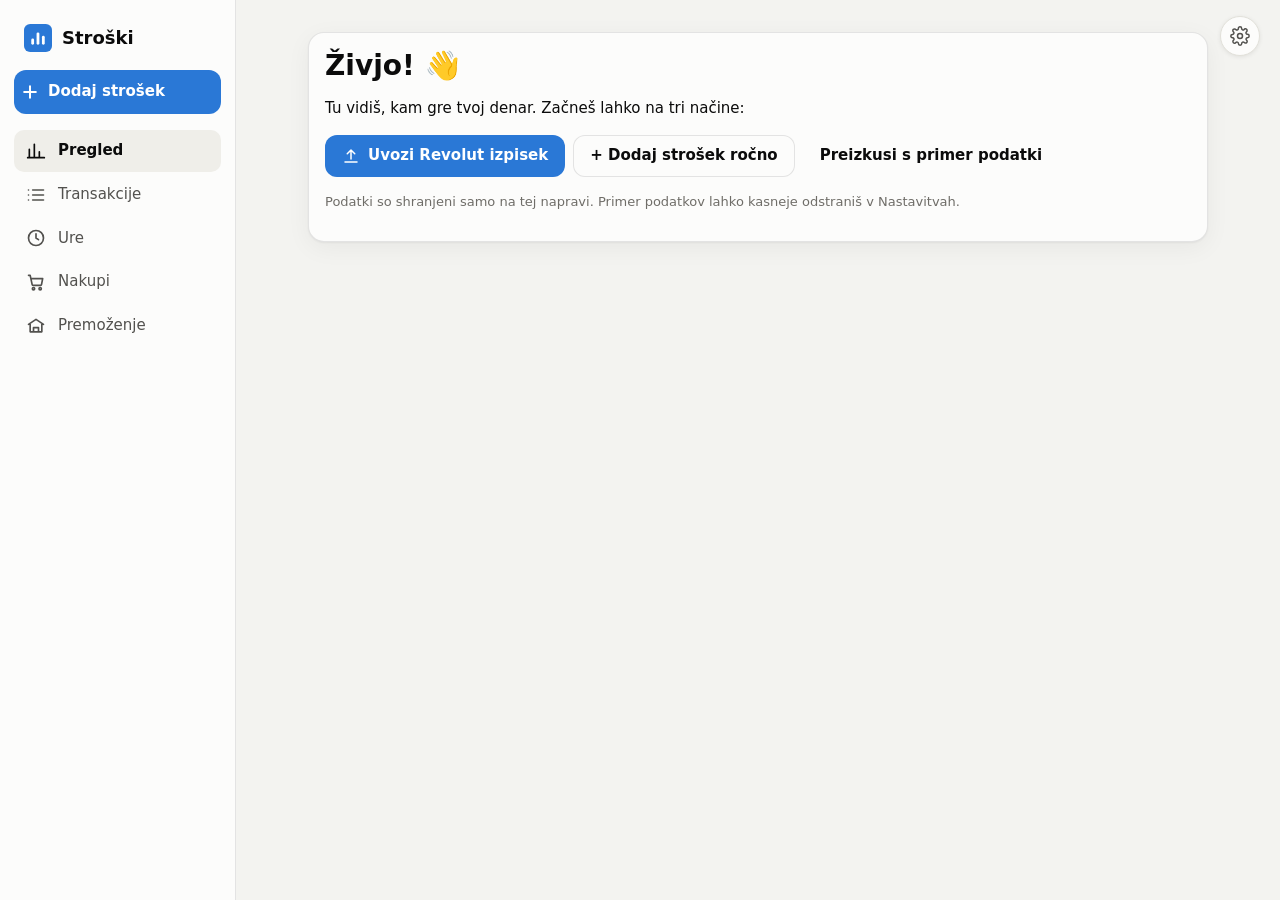
<file: index.html>
<!doctype html>
<html lang="sl">
<head>
  <meta charset="utf-8">
  <meta name="viewport" content="width=device-width, initial-scale=1, viewport-fit=cover">
  <title>Stroški</title>
  <meta name="description" content="Sledenje osebnim stroškom">
  <meta name="theme-color" content="#f3f3f0" media="(prefers-color-scheme: light)">
  <meta name="theme-color" content="#0d0d0d" media="(prefers-color-scheme: dark)">
  <meta name="apple-mobile-web-app-capable" content="yes">
  <meta name="apple-mobile-web-app-title" content="Stroški">
  <link rel="manifest" href="manifest.webmanifest">
  <link rel="icon" href="icons/icon.svg" type="image/svg+xml">
  <link rel="apple-touch-icon" href="icons/icon-192.png">
  <link rel="stylesheet" href="styles.css">
</head>
<body>
  <div class="app">
    <nav class="nav" aria-label="Glavni meni">
      <div class="brand"><img src="icons/icon.svg" alt="" width="28" height="28"> Stroški</div>
      <a href="#/pregled" data-route="pregled">
        <svg viewBox="0 0 24 24" aria-hidden="true"><path d="M4 20V10M10 20V4M16 20v-7M22 20H2"/></svg>
        <span>Pregled</span>
      </a>
      <a href="#/transakcije" data-route="transakcije">
        <svg viewBox="0 0 24 24" aria-hidden="true"><path d="M8 6h13M8 12h13M8 18h13M3 6h.01M3 12h.01M3 18h.01"/></svg>
        <span>Transakcije</span>
      </a>
      <button class="fab" id="addBtn" aria-label="Dodaj strošek">
        <svg viewBox="0 0 24 24" aria-hidden="true"><path d="M12 5v14M5 12h14"/></svg>
        <span class="fab-label">Dodaj strošek</span>
      </button>
      <a href="#/ure" data-route="ure">
        <svg viewBox="0 0 24 24" aria-hidden="true"><circle cx="12" cy="12" r="9"/><path d="M12 7v5l3 2"/></svg>
        <span>Ure</span>
      </a>
      <a href="#/nakupi" data-route="nakupi">
        <svg viewBox="0 0 24 24" aria-hidden="true"><path d="M3 4h2l2.4 11.2a1 1 0 0 0 1 .8h9.2a1 1 0 0 0 1-.8L20 8H6.2"/><circle cx="9" cy="20" r="1.4"/><circle cx="17" cy="20" r="1.4"/></svg>
        <span>Nakupi</span>
      </a>
      <a href="#/premozenje" data-route="premozenje">
        <svg viewBox="0 0 24 24" aria-hidden="true"><path d="M3 10l9-6 9 6M5 10v9h14v-9M9 19v-5h6v5"/></svg>
        <span>Premoženje</span>
      </a>
    </nav>
    <a href="#/nastavitve" class="gear" id="gearBtn" aria-label="Nastavitve" title="Nastavitve">
      <svg viewBox="0 0 24 24" aria-hidden="true"><circle cx="12" cy="12" r="3"/><path d="M19.4 15a1.7 1.7 0 0 0 .3 1.8l.1.1a2 2 0 1 1-2.8 2.8l-.1-.1a1.7 1.7 0 0 0-1.8-.3 1.7 1.7 0 0 0-1 1.5V21a2 2 0 1 1-4 0v-.1a1.7 1.7 0 0 0-1.1-1.5 1.7 1.7 0 0 0-1.8.3l-.1.1a2 2 0 1 1-2.8-2.8l.1-.1a1.7 1.7 0 0 0 .3-1.8 1.7 1.7 0 0 0-1.5-1H3a2 2 0 1 1 0-4h.1a1.7 1.7 0 0 0 1.5-1.1 1.7 1.7 0 0 0-.3-1.8l-.1-.1a2 2 0 1 1 2.8-2.8l.1.1a1.7 1.7 0 0 0 1.8.3H9a1.7 1.7 0 0 0 1-1.5V3a2 2 0 1 1 4 0v.1a1.7 1.7 0 0 0 1 1.5 1.7 1.7 0 0 0 1.8-.3l.1-.1a2 2 0 1 1 2.8 2.8l-.1.1a1.7 1.7 0 0 0-.3 1.8V9a1.7 1.7 0 0 0 1.5 1H21a2 2 0 1 1 0 4h-.1a1.7 1.7 0 0 0-1.5 1z"/></svg>
    </a>
    <main id="view"></main>
  </div>

  <dialog id="txDialog" class="sheet">
    <form id="txForm" novalidate>
      <header class="sheet-head">
        <h2 id="txTitle">Nov strošek</h2>
        <button type="button" class="icon-btn" id="txClose" aria-label="Zapri">
          <svg viewBox="0 0 24 24" aria-hidden="true"><path d="M6 6l12 12M18 6L6 18"/></svg>
        </button>
      </header>
      <div class="sheet-body">
        <div class="scan-btns" id="scanBtn"><label class="btn scan-btn">📷 Slikaj račun<input type="file" accept="image/*" class="scan-file" hidden></label>
        <label class="btn scan-btn">📄 PDF<input type="file" accept="application/pdf,.pdf" class="scan-file" aria-label="Uvozi račun v PDF" hidden></label></div>
        <div class="seg" role="radiogroup" aria-label="Vrsta">
          <label><input type="radio" name="kind" value="expense" checked><span>Strošek</span></label>
          <label><input type="radio" name="kind" value="income"><span>Prihodek</span></label>
          <label><input type="radio" name="kind" value="transfer"><span>Prenos</span></label>
        </div>
        <label class="amount-field">
          <input name="amount" inputmode="decimal" placeholder="0,00" autocomplete="off" aria-label="Znesek">
          <span id="txCurrency">€</span>
        </label>
        <div class="cat-grid" id="catGrid" role="radiogroup" aria-label="Kategorija"></div>
        <label class="field">Opis
          <input name="description" placeholder="npr. Mercator, kosilo, kino" autocomplete="off">
        </label>
        <details class="tx-items" id="txItems" hidden></details>
        <div class="row2">
          <label class="field">Datum<input type="date" name="date"></label>
          <label class="field">Račun<select name="accountSel"></select></label>
        </div>
        <label class="field" id="accountNew" hidden>Ime novega računa<input name="account" placeholder="npr. NLB, kartica Visa" autocomplete="off"></label>
        <label class="field">Ponavljanje
          <select name="repeat">
            <option value="">Ne ponavlja se</option>
            <option value="week">🔁 Vsak teden</option>
            <option value="month">🔁 Vsak mesec</option>
            <option value="quarter">🔁 Vsake 3 mesece</option>
            <option value="year">🔁 Vsako leto</option>
          </select>
        </label>
        <p class="muted small repeat-hint" id="repeatHint" hidden></p>
      </div>
      <footer class="sheet-foot">
        <button type="button" class="btn danger ghost" id="txDelete" hidden>Izbriši</button>
        <button type="submit" class="btn primary">Shrani</button>
      </footer>
    </form>
  </dialog>

  <dialog id="workDialog" class="sheet">
    <form id="workForm" novalidate>
      <header class="sheet-head">
        <h2 id="workTitle">Dodaj dan</h2>
        <button type="button" class="icon-btn" id="workClose" aria-label="Zapri">
          <svg viewBox="0 0 24 24" aria-hidden="true"><path d="M6 6l12 12M18 6L6 18"/></svg>
        </button>
      </header>
      <div class="sheet-body">
        <label class="field">Datum<input type="date" name="date"></label>
        <div class="row2">
          <label class="field">Prihod<input type="time" name="start"></label>
          <label class="field">Odhod<input type="time" name="end"></label>
        </div>
        <label class="field">Opomba<input name="note" placeholder="npr. dopust pol dneva, teren" autocomplete="off"></label>
      </div>
      <footer class="sheet-foot">
        <button type="button" class="btn danger ghost" id="workDelete" hidden>Izbriši</button>
        <button type="submit" class="btn primary">Shrani</button>
      </footer>
    </form>
  </dialog>

  <dialog id="assetDialog" class="sheet">
    <form id="assetForm" novalidate>
      <header class="sheet-head">
        <h2 id="assetTitle">Dodaj premoženje</h2>
        <button type="button" class="icon-btn" id="assetClose" aria-label="Zapri">
          <svg viewBox="0 0 24 24" aria-hidden="true"><path d="M6 6l12 12M18 6L6 18"/></svg>
        </button>
      </header>
      <div class="sheet-body" id="assetFields"></div>
      <footer class="sheet-foot">
        <button type="button" class="btn danger ghost" id="assetDelete" hidden>Izbriši</button>
        <button type="submit" class="btn primary">Shrani</button>
      </footer>
    </form>
  </dialog>

  <dialog id="investDialog" class="sheet">
    <form id="investForm" novalidate>
      <header class="sheet-head">
        <h2 id="investTitle">Nova naložba</h2>
        <button type="button" class="icon-btn" id="investClose" aria-label="Zapri">
          <svg viewBox="0 0 24 24" aria-hidden="true"><path d="M6 6l12 12M18 6L6 18"/></svg>
        </button>
      </header>
      <div class="sheet-body" id="investFields"></div>
      <footer class="sheet-foot">
        <button type="button" class="btn danger ghost" id="investDelete" hidden>Izbriši</button>
        <button type="submit" class="btn primary">Shrani</button>
      </footer>
    </form>
  </dialog>

  <dialog id="receiptDialog" class="sheet">
    <form id="receiptForm" novalidate>
      <header class="sheet-head">
        <h2>Račun</h2>
        <button type="button" class="icon-btn" id="receiptClose" aria-label="Zapri">
          <svg viewBox="0 0 24 24" aria-hidden="true"><path d="M6 6l12 12M18 6L6 18"/></svg>
        </button>
      </header>
      <div class="sheet-body" id="receiptFields"></div>
      <footer class="sheet-foot">
        <button type="submit" class="btn primary" id="receiptSave" disabled>Shrani</button>
      </footer>
    </form>
  </dialog>
  <dialog id="stockDialog" class="sheet">
    <form id="stockForm" novalidate>
      <header class="sheet-head">
        <h2 id="stockTitle">Nakup ali prodaja</h2>
        <button type="button" class="icon-btn" id="stockClose" aria-label="Zapri">
          <svg viewBox="0 0 24 24" aria-hidden="true"><path d="M6 6l12 12M18 6L6 18"/></svg>
        </button>
      </header>
      <div class="sheet-body" id="stockFields"></div>
      <footer class="sheet-foot">
        <button type="button" class="btn danger ghost" id="stockDelete" hidden>Izbriši</button>
        <button type="submit" class="btn primary">Shrani</button>
      </footer>
    </form>
  </dialog>

  <dialog id="askDialog" class="ask">
    <form method="dialog">
      <p></p>
      <div class="ask-actions">
        <button value="no" class="btn">Prekliči</button>
        <button value="yes" class="btn primary">Da</button>
      </div>
    </form>
  </dialog>

  <div id="tooltip" class="tooltip" role="tooltip" hidden></div>
  <div id="toast" class="toast" role="status" hidden></div>

  <script type="module" src="js/app.js"></script>
</body>
</html>
</file>
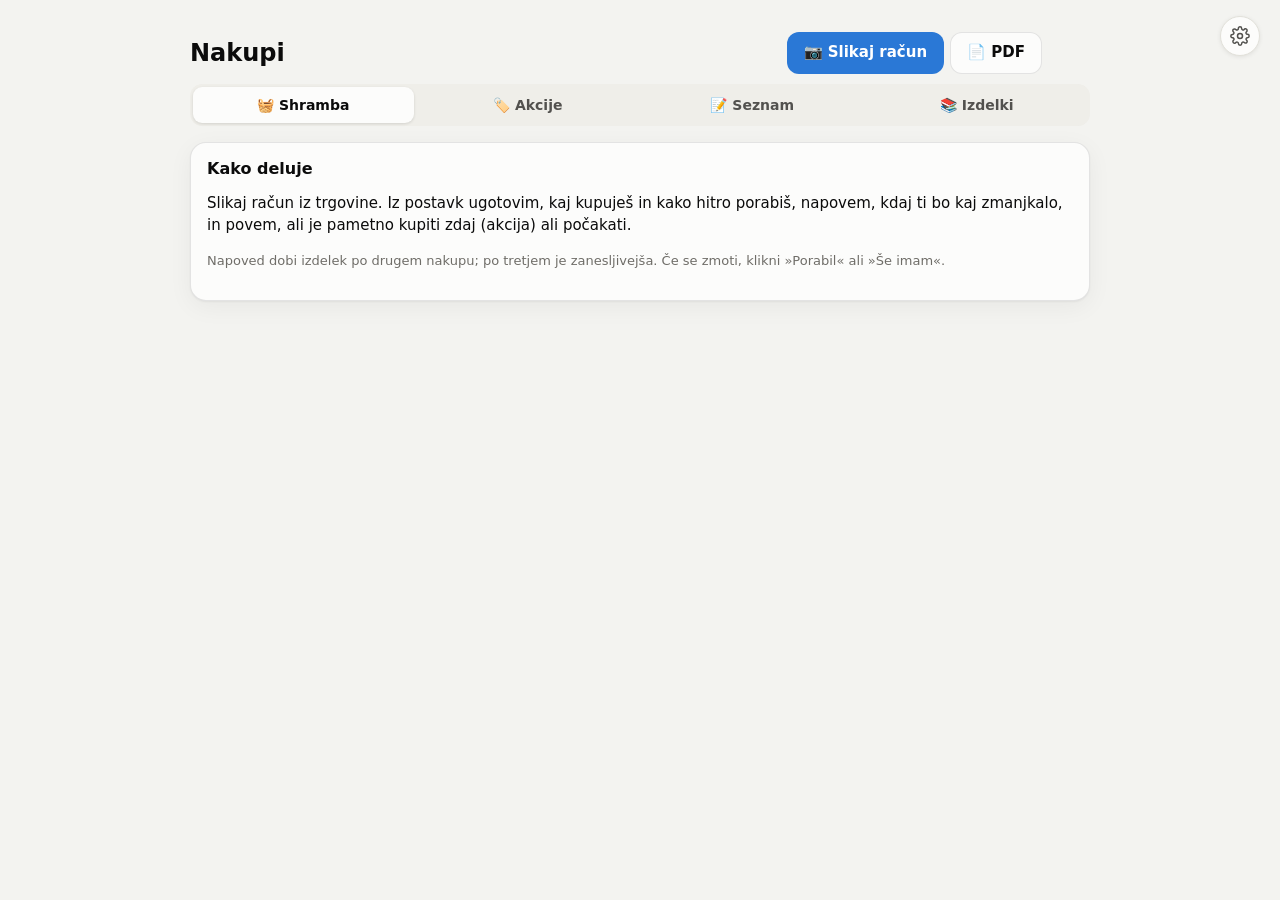
<file: nakupi/index.html>
<!doctype html>
<html lang="sl">
<head>
  <meta charset="utf-8">
  <meta name="viewport" content="width=device-width, initial-scale=1, viewport-fit=cover">
  <title>Nakupi</title>
  <meta name="description" content="Akcije trgovin, shramba in nakupovalni seznam">
  <meta name="theme-color" content="#f3f3f0" media="(prefers-color-scheme: light)">
  <meta name="theme-color" content="#0d0d0d" media="(prefers-color-scheme: dark)">
  <meta name="apple-mobile-web-app-capable" content="yes">
  <meta name="apple-mobile-web-app-title" content="Nakupi">
  <link rel="manifest" href="manifest.webmanifest">
  <link rel="icon" href="icon.svg" type="image/svg+xml">
  <link rel="apple-touch-icon" href="icon-192.png">
  <link rel="stylesheet" href="../styles.css">
</head>
<body class="shop-only">
  <div class="app">
    <a href="#/nastavitve" class="gear" id="gearBtn" aria-label="Nastavitve" title="Nastavitve">
      <svg viewBox="0 0 24 24" aria-hidden="true"><circle cx="12" cy="12" r="3"/><path d="M19.4 15a1.7 1.7 0 0 0 .3 1.8l.1.1a2 2 0 1 1-2.8 2.8l-.1-.1a1.7 1.7 0 0 0-1.8-.3 1.7 1.7 0 0 0-1 1.5V21a2 2 0 1 1-4 0v-.1a1.7 1.7 0 0 0-1.1-1.5 1.7 1.7 0 0 0-1.8.3l-.1.1a2 2 0 1 1-2.8-2.8l.1-.1a1.7 1.7 0 0 0 .3-1.8 1.7 1.7 0 0 0-1.5-1H3a2 2 0 1 1 0-4h.1a1.7 1.7 0 0 0 1.5-1.1 1.7 1.7 0 0 0-.3-1.8l-.1-.1a2 2 0 1 1 2.8-2.8l.1.1a1.7 1.7 0 0 0 1.8.3H9a1.7 1.7 0 0 0 1-1.5V3a2 2 0 1 1 4 0v.1a1.7 1.7 0 0 0 1 1.5 1.7 1.7 0 0 0 1.8-.3l.1-.1a2 2 0 1 1 2.8 2.8l-.1.1a1.7 1.7 0 0 0-.3 1.8V9a1.7 1.7 0 0 0 1.5 1H21a2 2 0 1 1 0 4h-.1a1.7 1.7 0 0 0-1.5 1z"/></svg>
    </a>
    <main id="view"></main>
  </div>

  <dialog id="receiptDialog" class="sheet">
    <form id="receiptForm" novalidate>
      <header class="sheet-head">
        <h2>Račun</h2>
        <button type="button" class="icon-btn" id="receiptClose" aria-label="Zapri">
          <svg viewBox="0 0 24 24" aria-hidden="true"><path d="M6 6l12 12M18 6L6 18"/></svg>
        </button>
      </header>
      <div class="sheet-body" id="receiptFields"></div>
      <footer class="sheet-foot">
        <button type="submit" class="btn primary" id="receiptSave" disabled>Shrani</button>
      </footer>
    </form>
  </dialog>

  <dialog id="askDialog" class="ask">
    <form method="dialog">
      <p></p>
      <div class="ask-actions">
        <button value="no" class="btn">Prekliči</button>
        <button value="yes" class="btn primary">Da</button>
      </div>
    </form>
  </dialog>

  <div id="tooltip" class="tooltip" role="tooltip" hidden></div>
  <div id="toast" class="toast" role="status" hidden></div>

  <script type="module" src="../js/nakupi.js"></script>
</body>
</html>
</file>
<file: styles.css>
:root {
  color-scheme: light;
  --bg: #f3f3f0;
  --surface: #fcfcfb;
  --surface-2: #efeee9;
  --ink: #0b0b0b;
  --ink-2: #52514e;
  --muted: #6f6d68;
  --line: #e1e0d9;
  --axis: #c3c2b7;
  --border: rgba(11, 11, 11, 0.1);
  --accent: #2a78d6;
  --accent-soft: #b7d3f6;
  --accent-ink: #1c5cab;
  --series-2: #eb6834;
  --on-accent: #fff;
  --good: #006300;
  --bad: #c22f2f;
  --shadow: 0 1px 2px rgba(0, 0, 0, 0.05), 0 6px 24px rgba(0, 0, 0, 0.05);
  --radius: 16px;
}
@media (prefers-color-scheme: dark) {
  :root:not([data-theme="light"]) {
    color-scheme: dark;
    --bg: #0d0d0d;
    --surface: #1a1a19;
    --surface-2: #262624;
    --ink: #f0efec;
    --ink-2: #c3c2b7;
    --muted: #9a988f;
    --line: #2c2c2a;
    --axis: #383835;
    --border: rgba(255, 255, 255, 0.1);
    --accent: #3987e5;
    --accent-soft: #184f95;
    --accent-ink: #86b6ef;
    --series-2: #d95926;
    --good: #2fb52f;
    --bad: #e66767;
    --shadow: none;
  }
}
:root[data-theme="dark"] {
  color-scheme: dark;
  --bg: #0d0d0d;
  --surface: #1a1a19;
  --surface-2: #262624;
  --ink: #f0efec;
  --ink-2: #c3c2b7;
  --muted: #9a988f;
  --line: #2c2c2a;
  --axis: #383835;
  --border: rgba(255, 255, 255, 0.1);
  --accent: #3987e5;
  --accent-soft: #184f95;
  --accent-ink: #86b6ef;
  --series-2: #d95926;
  --good: #2fb52f;
  --bad: #e66767;
  --shadow: none;
}

* { box-sizing: border-box; }
[hidden] { display: none !important; }
html { -webkit-text-size-adjust: 100%; }
body {
  margin: 0;
  background: var(--bg);
  color: var(--ink);
  font: 15px/1.45 system-ui, -apple-system, "Segoe UI", Roboto, sans-serif;
  -webkit-tap-highlight-color: transparent;
}
h1, h2, h3 { margin: 0; line-height: 1.2; }
h1 { font-size: 24px; font-weight: 650; }
h2 { font-size: 16px; font-weight: 600; margin-bottom: 12px; }
a { color: var(--accent-ink); }
svg { fill: none; stroke: currentColor; stroke-width: 2; stroke-linecap: round; stroke-linejoin: round; }
.muted { color: var(--muted); }
.small { font-size: 13px; }
:focus-visible { outline: 2px solid var(--accent); outline-offset: 2px; }

/* ---------- Postavitev in meni ---------- */
main {
  max-width: 980px;
  margin: 0 auto;
  padding: calc(16px + env(safe-area-inset-top)) 16px calc(100px + env(safe-area-inset-bottom));
}
.nav {
  position: fixed;
  inset: auto 0 0 0;
  z-index: 20;
  display: flex;
  align-items: center;
  justify-content: space-around;
  padding: 6px 4px calc(6px + env(safe-area-inset-bottom));
  background: var(--surface);
  border-top: 1px solid var(--border);
}
.nav a {
  flex: 1;
  display: flex;
  flex-direction: column;
  align-items: center;
  gap: 2px;
  padding: 4px 0;
  font-size: 11px;
  color: var(--muted);
  text-decoration: none;
}
.nav a svg { width: 22px; height: 22px; }
.nav a.active { color: var(--accent-ink); font-weight: 600; }
.brand { display: none; }
.fab {
  flex: 0 0 auto;
  display: grid;
  place-items: center;
  width: 54px;
  height: 54px;
  margin: -28px 6px 0;
  border: 0;
  border-radius: 50%;
  background: var(--accent);
  color: var(--on-accent);
  box-shadow: 0 6px 18px rgba(42, 120, 214, 0.35);
  cursor: pointer;
}
.fab svg { width: 26px; height: 26px; stroke-width: 2.4; }
.fab-label { display: none; }

@media (min-width: 900px) {
  .app { display: grid; grid-template-columns: 236px 1fr; }
  .nav {
    position: sticky;
    top: 0;
    height: 100dvh;
    flex-direction: column;
    align-items: stretch;
    justify-content: flex-start;
    gap: 2px;
    padding: 20px 14px;
    border-top: 0;
    border-right: 1px solid var(--border);
  }
  .brand { display: flex; align-items: center; gap: 10px; order: -2; padding: 4px 10px 16px; font-size: 18px; font-weight: 700; }
  .fab {
    order: -1;
    display: flex;
    gap: 8px;
    width: auto;
    height: 44px;
    margin: 0 0 14px;
    border-radius: 12px;
    font: inherit;
    font-weight: 600;
    box-shadow: none;
  }
  .fab svg { width: 20px; height: 20px; }
  .fab-label { display: inline; }
  .nav a { flex: 0 0 auto; flex-direction: row; gap: 12px; padding: 10px 12px; border-radius: 10px; font-size: 15px; color: var(--ink-2); }
  .nav a svg { width: 20px; height: 20px; }
  .nav a:hover { background: var(--surface-2); }
  .nav a.active { background: var(--surface-2); color: var(--ink); }
  main { width: 100%; padding: 32px 40px 48px; }
}

/* ---------- Osnovni gradniki ---------- */
.page-head { display: flex; align-items: center; gap: 8px; margin-bottom: 16px; min-height: 40px; }
.month-head { justify-content: space-between; }
.month-head h1 { text-align: center; flex: 1; }
.card {
  display: block;
  background: var(--surface);
  border: 1px solid var(--border);
  border-radius: var(--radius);
  box-shadow: var(--shadow);
  padding: 16px;
  margin-bottom: 16px;
}
.card-head { display: flex; justify-content: space-between; align-items: baseline; gap: 12px; flex-wrap: wrap; margin-bottom: 12px; }
.card-head h2 { margin: 0; }
.btn {
  display: inline-flex;
  align-items: center;
  justify-content: center;
  gap: 8px;
  min-height: 42px;
  padding: 0 16px;
  border: 1px solid var(--border);
  border-radius: 12px;
  background: var(--surface);
  color: var(--ink);
  font: inherit;
  font-weight: 550;
  text-decoration: none;
  cursor: pointer;
}
.btn:hover { background: var(--surface-2); }
.btn svg { width: 18px; height: 18px; }
.btn.primary { background: var(--accent); border-color: transparent; color: var(--on-accent); }
.btn.primary:hover { filter: brightness(1.06); }
.btn.danger { color: var(--bad); }
.btn.primary.danger { background: var(--bad); color: #fff; }
.btn.ghost { background: transparent; border-color: transparent; }
.icon-btn {
  display: inline-grid;
  place-items: center;
  flex: 0 0 auto;
  width: 40px;
  height: 40px;
  border: 0;
  border-radius: 10px;
  background: transparent;
  color: var(--ink-2);
  cursor: pointer;
}
.icon-btn:hover { background: var(--surface-2); }
.icon-btn svg { width: 20px; height: 20px; }
.icon-btn.disabled { visibility: hidden; }
input, select {
  width: 100%;
  min-height: 42px;
  padding: 8px 12px;
  border: 1px solid transparent;
  border-radius: 10px;
  background: var(--surface-2);
  color: inherit;
  font: inherit;
}
input:focus, select:focus { outline: none; border-color: var(--accent); }
.field { display: grid; gap: 4px; font-size: 13px; color: var(--ink-2); }
.field input { font-size: 15px; color: var(--ink); }
.empty { padding: 40px 16px; text-align: center; color: var(--muted); }
.pill { font-size: 12px; color: var(--muted); background: var(--surface-2); padding: 3px 8px; border-radius: 99px; white-space: nowrap; }
.emoji-badge {
  display: grid;
  place-items: center;
  flex: 0 0 auto;
  width: 38px;
  height: 38px;
  border-radius: 12px;
  background: var(--surface-2);
  font-size: 19px;
}

/* ---------- Pregled ---------- */
.hero-label { color: var(--ink-2); font-size: 14px; }
.hero-value { font-size: 48px; font-weight: 650; letter-spacing: -0.02em; line-height: 1.1; margin: 4px 0 8px; }
.deltas { display: flex; flex-wrap: wrap; gap: 4px 16px; font-size: 13px; }
.delta { white-space: nowrap; font-weight: 500; }
.delta.good { color: var(--good); }
.delta.bad { color: var(--bad); }
.delta.flat { color: var(--muted); }
.hero p { margin: 10px 0 0; }
.tiles { display: grid; grid-template-columns: repeat(3, 1fr); gap: 10px; margin-bottom: 16px; }
.tile { background: var(--surface); border: 1px solid var(--border); border-radius: var(--radius); padding: 12px; min-width: 0; }
.tile-label { font-size: 12px; color: var(--ink-2); }
.tile-value { font-size: 17px; font-weight: 600; margin-top: 2px; overflow-wrap: anywhere; }
.tile-value.good { color: var(--good); }
.tile-value.bad { color: var(--bad); }
.hint { text-decoration: none; color: var(--ink); background: var(--surface-2); box-shadow: none; }
.hint b { color: var(--accent-ink); }
.two-col { display: grid; gap: 0 16px; }
@media (min-width: 1100px) { .two-col { grid-template-columns: 3fr 2fr; align-items: start; } }

.chart { width: 100%; min-height: 210px; position: relative; touch-action: pan-y; }
.chart svg { display: block; }
.chart text { stroke: none; }
.chart .grid { stroke: var(--line); stroke-width: 1; }
.chart .baseline { stroke: var(--axis); stroke-width: 1; }
.chart .tick { fill: var(--muted); font-size: 11px; font-variant-numeric: tabular-nums; }
.chart .xlabel { fill: var(--muted); font-size: 11px; }
.chart .xlabel.sel { fill: var(--ink); font-weight: 600; }
.chart .bar { fill: var(--accent-soft); stroke: none; }
.chart .bar.sel { fill: var(--accent); }
.chart .cap { fill: var(--ink); font-size: 12px; font-weight: 600; }
.chart .hit { fill: transparent; stroke: none; cursor: pointer; }
.chart .hit:hover { fill: var(--ink); fill-opacity: 0.04; }

.legend { display: flex; gap: 14px; font-size: 12px; color: var(--ink-2); }
.legend span { display: inline-flex; align-items: center; gap: 6px; }
.key-bar { width: 14px; height: 6px; border-radius: 3px; background: var(--accent); }
.key-tick { width: 2px; height: 12px; border-radius: 1px; background: var(--ink-2); }
.cat-list { display: grid; gap: 2px; }
.cat-row, .merchants a, .tx-row {
  display: flex;
  align-items: center;
  gap: 12px;
  padding: 8px;
  margin: 0 -8px;
  border-radius: 12px;
  color: inherit;
  text-decoration: none;
}
.cat-row:hover, .merchants a:hover, .tx-row:hover { background: var(--surface-2); }
.cat-main { flex: 1; min-width: 0; display: grid; gap: 5px; }
.cat-top { display: flex; justify-content: space-between; gap: 8px; }
.cat-name { overflow: hidden; text-overflow: ellipsis; white-space: nowrap; }
.cat-amt { font-weight: 600; font-variant-numeric: tabular-nums; white-space: nowrap; }
.cat-bar { position: relative; height: 8px; border-radius: 4px; background: var(--surface-2); }
.cat-bar i { position: absolute; inset: 0 auto 0 0; border-radius: 4px; background: var(--accent); }
.cat-bar b { position: absolute; top: -3px; width: 2px; height: 14px; margin-left: -1px; border-radius: 1px; background: var(--ink-2); }
.cat-sub { font-size: 12px; color: var(--muted); }
.merchants { list-style: none; margin: 0; padding: 0; display: grid; gap: 2px; }

/* ---------- Transakcije ---------- */
.filters { display: grid; grid-template-columns: 1fr 1fr; gap: 8px; margin-bottom: 8px; }
.filters input[type=search] { grid-column: 1 / -1; }
@media (min-width: 700px) { .filters { grid-template-columns: 2fr 1fr 1fr; } .filters input[type=search] { grid-column: auto; } }
.summary { margin: 8px 0 4px; font-size: 13px; color: var(--ink-2); min-height: 1em; }
.tx-list { background: var(--surface); border: 1px solid var(--border); border-radius: var(--radius); padding: 4px 16px 12px; }
.tx-list:has(.empty) { padding: 0; }
.day {
  display: flex;
  justify-content: space-between;
  padding: 14px 0 6px;
  font-size: 13px;
  font-weight: 600;
  color: var(--ink-2);
  border-bottom: 1px solid var(--line);
  margin-bottom: 4px;
}
.day span { font-weight: 500; color: var(--muted); font-variant-numeric: tabular-nums; }
.tx-row { width: calc(100% + 16px); border: 0; background: none; font: inherit; text-align: left; cursor: pointer; }
.tx-main { flex: 1; min-width: 0; display: grid; }
.tx-desc { overflow: hidden; text-overflow: ellipsis; white-space: nowrap; font-weight: 500; }
.tx-meta { font-size: 12px; color: var(--muted); overflow: hidden; text-overflow: ellipsis; white-space: nowrap; }
.tx-amt { font-weight: 600; font-variant-numeric: tabular-nums; white-space: nowrap; }
.tx-amt.income, .tx-amt.positive { color: var(--good); }
.tx-amt.transfer { color: var(--muted); font-weight: 500; }
.more { width: 100%; margin-top: 12px; }

/* ---------- Uvoz ---------- */
.steps { margin: 0; padding-left: 20px; display: grid; gap: 6px; color: var(--ink-2); }
.dropzone {
  display: grid;
  justify-items: center;
  gap: 4px;
  padding: 28px 16px;
  margin-bottom: 16px;
  border: 2px dashed var(--axis);
  border-radius: var(--radius);
  text-align: center;
  color: var(--ink-2);
  cursor: pointer;
}
.dropzone input { position: absolute; width: 1px; height: 1px; opacity: 0; }
.dropzone svg { width: 28px; height: 28px; color: var(--accent); }
.dropzone strong { color: var(--ink); }
.dropzone.over, .dropzone:hover { border-color: var(--accent); background: var(--surface); }
.dropzone:focus-within { outline: 2px solid var(--accent); outline-offset: 2px; }
.mapping { margin-bottom: 12px; font-size: 14px; }
.mapping summary { cursor: pointer; color: var(--ink-2); }
.mapping-grid { display: grid; grid-template-columns: repeat(auto-fill, minmax(160px, 1fr)); gap: 8px; margin-top: 10px; }
.mapping-grid label { display: grid; gap: 4px; font-size: 12px; color: var(--ink-2); }
.import-stats { display: flex; gap: 24px; flex-wrap: wrap; margin: 8px 0; }
.import-stats div { display: grid; }
.import-stats b { font-size: 22px; font-weight: 650; }
.import-stats span { font-size: 12px; color: var(--muted); }
.inline-field { display: flex; align-items: center; gap: 10px; margin: 12px 0 4px; font-size: 14px; color: var(--ink-2); }
.inline-field input { max-width: 220px; }
.import-list { display: grid; margin: 8px 0; }
.import-row { display: grid; grid-template-columns: 1fr auto; grid-template-areas: "main amt" "cat cat"; gap: 6px 12px; padding: 10px 0; border-bottom: 1px solid var(--line); align-items: center; }
.import-row .tx-main { grid-area: main; }
.import-row .tx-amt { grid-area: amt; }
.import-row select { grid-area: cat; min-height: 36px; padding: 4px 8px; font-size: 14px; }
@media (min-width: 700px) {
  .import-row { grid-template-columns: 1fr 240px 110px; grid-template-areas: "main cat amt"; }
  .import-row .tx-amt { text-align: right; }
}
.sticky-actions {
  position: sticky;
  bottom: calc(76px + env(safe-area-inset-bottom));
  display: flex;
  justify-content: flex-end;
  gap: 8px;
  padding: 12px 0 0;
  background: var(--surface);
}
@media (min-width: 900px) { .sticky-actions { bottom: 0; padding-bottom: 4px; } }
.error { color: var(--bad); }

/* ---------- Podkategorije ---------- */
.cat-group { display: grid; gap: 6px; padding-bottom: 6px; border-bottom: 1px solid var(--line); }
.cat-group:last-child { border-bottom: 0; }
.cat-edit.sub, .add-row.sub { padding-left: 28px; position: relative; }
.cat-edit.sub::before { content: "↳"; position: absolute; left: 8px; color: var(--muted); }
.add-row.sub { border-top: 0; padding-top: 0; }
.add-sub {
  justify-self: start;
  margin-left: 28px;
  padding: 4px 10px;
  border: 1px dashed var(--axis);
  border-radius: 8px;
  background: none;
  color: var(--ink-2);
  font: inherit;
  font-size: 13px;
  cursor: pointer;
}
.add-sub:hover { border-color: var(--accent); color: var(--accent-ink); }
.sub-pills { display: flex; flex-wrap: wrap; gap: 4px 6px; margin-top: 2px; }
.sub-pills a {
  padding: 2px 8px;
  border-radius: 99px;
  background: var(--surface-2);
  color: var(--ink-2);
  font-size: 12px;
  text-decoration: none;
  white-space: nowrap;
}
.sub-pills a:hover { color: var(--ink); }
.sub-pills b { font-weight: 600; color: var(--ink); font-variant-numeric: tabular-nums; }
.cat-row { cursor: pointer; }
.cat-top { color: inherit; text-decoration: none; }
.chip-grid { display: grid; grid-template-columns: repeat(auto-fill, minmax(96px, 1fr)); gap: 6px; }
.chip-grid.small { grid-template-columns: repeat(auto-fill, minmax(84px, 1fr)); }
.chip-grid.small .chip span { padding: 6px 4px; font-size: 11px; }
.chip-grid.small .chip b { font-size: 16px; }
.chip.add { padding: 0; border: 0; background: none; font: inherit; cursor: pointer; }
.chip.add span { border: 1.5px dashed var(--axis); background: none; }
.chip.add:hover span { border-color: var(--accent); color: var(--accent-ink); }
.sub-picker { margin-top: 10px; padding: 10px; border-radius: 12px; background: var(--bg); display: grid; gap: 8px; }
.sub-label { font-size: 12px; font-weight: 600; color: var(--ink-2); }
.new-cat { display: flex; gap: 6px; margin-top: 8px; }
.new-cat .new-name { flex: 1; min-width: 0; }

/* ---------- Ponavljajoči in napoved ---------- */
.key-bar.soft { background: var(--accent-soft); }
.forecast { display: grid; gap: 8px; margin-bottom: 10px; }
.fc-row { display: grid; grid-template-columns: 36px 1fr auto; align-items: center; gap: 10px; }
.fc-month { font-size: 13px; color: var(--ink-2); }
.fc-bar { display: flex; gap: 2px; height: 10px; }
.fc-bar i { display: block; height: 100%; background: var(--accent); border-radius: 2px; }
.fc-bar i:first-child { border-radius: 4px 2px 2px 4px; }
.fc-bar i.soft { background: var(--accent-soft); border-radius: 2px 4px 4px 2px; }
.fc-bar i[style*="width:0%"] { display: none; }
.fc-amt { font-weight: 600; font-variant-numeric: tabular-nums; min-width: 64px; text-align: right; }
.series-list { display: grid; }
.series-total { margin: 10px 0 0; padding-top: 10px; border-top: 1px solid var(--line); font-size: 14px; color: var(--ink-2); }
.series-total b { color: var(--ink); }
.repeat-hint { margin: -6px 0 0; }
.sub-summary { margin: 0 0 8px; color: var(--ink-2); }
.sub-summary b { color: var(--ink); }
.sub-list { display: grid; margin-bottom: 10px; }
.sub-row { display: flex; flex-wrap: wrap; align-items: center; gap: 8px 12px; padding: 12px 0; border-top: 1px solid var(--line); }
.sub-row:first-child { border-top: 0; }
.sub-row .tx-main { flex: 1 1 150px; color: inherit; text-decoration: none; }
.sub-row .tx-main:hover .tx-desc { text-decoration: underline; }
.sub-row .tx-meta { white-space: normal; }
.sub-actions { display: flex; gap: 6px; margin-left: auto; }
.sub-actions .btn { min-height: 36px; padding: 0 12px; font-size: 14px; }
.sub-summary b.good { color: var(--good); }
.sub-summary b.bad { color: var(--bad); }

/* ---------- Ure ---------- */
.tiles.four { grid-template-columns: repeat(2, 1fr); }
@media (min-width: 700px) { .tiles.four { grid-template-columns: repeat(4, 1fr); } }
.tile-link { text-decoration: none; color: inherit; }
.tile-link:hover { border-color: var(--accent); }
.punch { display: flex; align-items: center; justify-content: space-between; gap: 12px; flex-wrap: wrap; }
.punch div { display: grid; gap: 2px; }
.punch span { font-size: 13px; color: var(--ink-2); }
.punch.on b::before { content: ""; display: inline-block; width: 8px; height: 8px; margin-right: 8px; border-radius: 50%; background: var(--good); vertical-align: middle; }
.punch .btn { min-width: 140px; }
.hint-line { margin: -6px 0 16px; font-size: 13px; color: var(--bad); }
.work-list { display: grid; }
.work-row {
  display: grid;
  grid-template-columns: 92px 1fr auto auto;
  align-items: center;
  gap: 4px 12px;
  padding: 10px 8px;
  margin: 0 -8px;
  border: 0;
  border-radius: 10px;
  background: none;
  color: inherit;
  font: inherit;
  text-align: left;
  cursor: pointer;
}
.work-row:hover { background: var(--surface-2); }
.work-row + .work-row { border-top: 1px solid var(--line); border-radius: 0; }
.work-row.open .work-time { color: var(--bad); }
.work-day { font-weight: 600; font-size: 14px; }
.work-time { font-variant-numeric: tabular-nums; display: grid; }
.work-time small { font-size: 12px; color: var(--muted); }
.merge-hint { display: flex; align-items: center; justify-content: space-between; gap: 12px; flex-wrap: wrap; }
.merge-hint span { flex: 1 1 220px; }
.work-hours { color: var(--ink-2); font-variant-numeric: tabular-nums; }
.work-pay { font-weight: 600; font-variant-numeric: tabular-nums; min-width: 72px; text-align: right; }
@media (max-width: 480px) {
  .work-row { grid-template-columns: 1fr auto; }
  .work-day { grid-column: 1; }
  .work-hours { grid-column: 2; grid-row: 1; text-align: right; }
  .work-time { grid-column: 1; }
  .work-pay { grid-column: 2; }
}
.pay-form { display: grid; grid-template-columns: 1fr 1fr; gap: 10px; margin-bottom: 8px; }
.copy-list { display: grid; gap: 8px; margin: 12px 0; }
.copy-row { display: grid; grid-template-columns: 1fr auto; gap: 4px 8px; align-items: center; }
.copy-row span { grid-column: 1 / -1; font-size: 12px; font-weight: 600; color: var(--ink-2); }
.copy-row code {
  min-width: 0;
  padding: 8px 10px;
  border-radius: 8px;
  background: var(--surface-2);
  font-size: 12px;
  overflow-wrap: anywhere;
}
.copy-row .btn { min-height: 36px; }
.link-btn { padding: 0; border: 0; background: none; color: var(--accent-ink); font: inherit; text-decoration: underline; cursor: pointer; }

/* ---------- Premoženje ---------- */
.page-head.spread { justify-content: space-between; }
.hero-value.bad, .tx-amt.bad { color: var(--bad); }
.asset-list { display: grid; }
.asset-row {
  display: flex;
  align-items: center;
  gap: 12px;
  width: calc(100% + 16px);
  padding: 10px 8px;
  margin: 0 -8px;
  border: 0;
  border-radius: 12px;
  background: none;
  color: inherit;
  font: inherit;
  text-align: left;
  cursor: pointer;
}
.asset-row:hover { background: var(--surface-2); }
.asset-row .tx-main { gap: 2px; }
.asset-row .tx-meta { white-space: normal; }
.value-bar { display: block; height: 6px; margin-top: 4px; border-radius: 3px; background: var(--surface-2); overflow: hidden; }
.value-bar i { display: block; height: 100%; border-radius: 3px; background: var(--accent); }
.value-bar.debt i { background: var(--good); }
.horizon { display: grid; gap: 2px; margin-bottom: 10px; font-variant-numeric: tabular-nums; }
.h-row { display: grid; grid-template-columns: 1.2fr 1fr 1fr 1fr; gap: 8px; padding: 6px 0; border-bottom: 1px solid var(--line); text-align: right; }
.h-row > :first-child { text-align: left; color: var(--ink-2); }
.h-head { font-size: 12px; color: var(--muted); border-bottom: 0; padding-bottom: 0; }

/* ---------- Vlaganje ---------- */
.fund-list { display: grid; grid-template-columns: minmax(0, 1fr); margin-bottom: 4px; }
.fund-row, .deposit-row {
  display: flex;
  align-items: center;
  gap: 12px;
  width: calc(100% + 16px);
  padding: 8px;
  margin: 0 -8px;
  border: 0;
  border-radius: 12px;
  background: none;
  color: inherit;
  font: inherit;
  text-align: left;
  cursor: pointer;
}
.fund-row:hover, .deposit-row:hover { background: var(--surface-2); }
.fund-row .tx-meta { white-space: normal; }
.fund-amt { display: grid; justify-items: end; font-variant-numeric: tabular-nums; white-space: nowrap; }
.fund-amt small { font-size: 12px; color: var(--muted); }
.fund-amt small.good { color: var(--good); }
.fund-amt small.bad { color: var(--bad); }
.invest-tools { display: flex; flex-wrap: wrap; align-items: center; gap: 8px; margin: 14px 0 10px; }
.invest-tools select { flex: 1 1 140px; width: auto; }
.seg-mini { display: flex; padding: 3px; border-radius: 10px; background: var(--surface-2); }
.seg-mini button { padding: 6px 10px; border: 0; border-radius: 8px; background: none; color: var(--ink-2); font: inherit; font-size: 13px; cursor: pointer; white-space: nowrap; }
.seg-mini button.on { background: var(--surface); color: var(--ink); font-weight: 600; box-shadow: 0 1px 3px rgba(0, 0, 0, 0.12); }
.chart-legend { flex-wrap: wrap; margin-bottom: 8px; }
.key-line { width: 14px; height: 2px; border-radius: 1px; }
.key-line.invested { background: var(--series-2); }
.key-line.mid { background: var(--accent); }
.key-band { width: 14px; height: 10px; border-radius: 2px; background: var(--accent); opacity: 0.18; }
.chart .band { fill: var(--accent); fill-opacity: 0.12; stroke: none; }
.chart .series { fill: none; stroke-width: 2; stroke-linecap: round; stroke-linejoin: round; }
.chart .series.mid { stroke: var(--accent); }
.chart .series.invested { stroke: var(--series-2); }
.chart .today { stroke: var(--axis); stroke-width: 1; }
.chart .dot { stroke: var(--surface); stroke-width: 2; }
.chart .dot.mid { fill: var(--accent); }
.chart .dot.invested { fill: var(--series-2); }
.chart .end { fill: var(--ink); font-size: 12px; font-weight: 600; font-variant-numeric: tabular-nums; }
.chart .cross line { stroke: var(--axis); stroke-width: 1; }
.sub-head { margin: 16px 0 6px; font-size: 14px; font-weight: 600; }
.deposit-list { display: grid; grid-template-columns: minmax(0, 1fr); }
.deposit-row { justify-content: space-between; padding: 6px 8px; font-size: 14px; }
.deposit-row .muted { flex: 1; min-width: 0; overflow: hidden; text-overflow: ellipsis; white-space: nowrap; }
.deposit-row b { font-variant-numeric: tabular-nums; }
#investCard .horizon { margin-top: 12px; }
#investCard .h-row { grid-template-columns: 0.8fr 0.9fr 1fr 1.5fr; font-size: 13px; }

/* ---------- Sinhronizacija ---------- */
.sync-form { display: grid; gap: 12px; max-width: 420px; }
.form-error { color: var(--bad); font-size: 14px; margin: 8px 0; }
.sync-line { font-weight: 600; margin: 0 0 4px; }
.sync-line.idle { color: var(--good); }
.sync-line.error { color: var(--bad); }
.btn:disabled { opacity: 0.55; cursor: default; }

/* ---------- Nastavitve ---------- */
.cat-edit-list { display: grid; gap: 6px; margin-bottom: 12px; }
.cat-edit, .add-row { display: flex; align-items: center; gap: 8px; }
.emoji-in { flex: 0 0 52px; width: 52px; text-align: center; font-size: 18px; padding: 4px; }
.cat-edit .name-in { flex: 1; min-width: 0; }
.add-row { padding-top: 12px; border-top: 1px solid var(--line); flex-wrap: wrap; }
.add-row input:not(.emoji-in) { flex: 1 1 160px; min-width: 0; }
.add-row select { flex: 1 1 160px; width: auto; }
.rule-list { display: grid; gap: 4px; margin-bottom: 12px; }
.rule { display: flex; align-items: center; gap: 8px; padding: 4px 0 4px 12px; border-radius: 10px; background: var(--surface-2); }
.rule span:first-child { font-weight: 500; overflow-wrap: anywhere; }
.rule .arrow { color: var(--muted); }
.rule span:nth-child(3) { flex: 1; }
.builtin { margin-top: 14px; font-size: 13px; color: var(--ink-2); }
.builtin summary { cursor: pointer; }
.builtin p { margin: 6px 0; }
.button-row { display: flex; flex-wrap: wrap; gap: 8px; }
.welcome h1 { font-size: 28px; margin-bottom: 8px; }
.welcome-actions { display: flex; flex-wrap: wrap; gap: 8px; margin: 16px 0; }

/* ---------- Okna ---------- */
dialog { color: var(--ink); }
dialog::backdrop { background: rgba(0, 0, 0, 0.45); }
.sheet {
  width: min(500px, calc(100% - 32px));
  max-height: min(760px, 92dvh);
  padding: 0;
  border: 1px solid var(--border);
  border-radius: 20px;
  background: var(--surface);
}
.sheet[open] { display: flex; }
.sheet form { display: flex; flex-direction: column; width: 100%; max-height: inherit; }
@media (max-width: 599px) {
  .sheet { width: 100%; max-width: 100%; margin: auto 0 0; border-radius: 20px 20px 0 0; max-height: 94dvh; }
}
.sheet-head { display: flex; align-items: center; justify-content: space-between; padding: 14px 12px 6px 20px; }
.sheet-head h2 { margin: 0; font-size: 18px; }
.sheet-body { overflow-y: auto; padding: 8px 20px 12px; display: grid; gap: 14px; }
.sheet-foot { display: flex; justify-content: space-between; gap: 8px; padding: 12px 20px calc(16px + env(safe-area-inset-bottom)); border-top: 1px solid var(--line); }
.sheet-foot .primary { flex: 1; max-width: 220px; margin-left: auto; }
.seg { display: grid; grid-template-columns: repeat(3, 1fr); padding: 3px; border-radius: 12px; background: var(--surface-2); }
.seg input { position: absolute; width: 1px; height: 1px; margin: 0; opacity: 0; pointer-events: none; }
.seg span { display: block; padding: 7px 0; border-radius: 9px; text-align: center; font-size: 14px; font-weight: 550; color: var(--ink-2); cursor: pointer; }
.seg input:checked + span { background: var(--surface); color: var(--ink); box-shadow: 0 1px 3px rgba(0, 0, 0, 0.12); }
.seg input:focus-visible + span { outline: 2px solid var(--accent); }
.amount-field { display: flex; align-items: baseline; justify-content: center; gap: 6px; }
.amount-field input {
  width: 100%;
  max-width: 260px;
  background: none;
  border: 0;
  border-bottom: 2px solid var(--line);
  border-radius: 0;
  font-size: 40px;
  font-weight: 650;
  text-align: center;
  padding: 4px 0;
}
.amount-field input:focus { border-bottom-color: var(--accent); }
.amount-field span { font-size: 28px; color: var(--muted); }
.cat-grid { display: block; }
.chip input { position: absolute; width: 1px; height: 1px; margin: 0; opacity: 0; pointer-events: none; }
.chip span {
  display: grid;
  justify-items: center;
  gap: 2px;
  height: 100%;
  padding: 8px 4px;
  border: 1.5px solid transparent;
  border-radius: 12px;
  background: var(--surface-2);
  font-size: 11.5px;
  line-height: 1.2;
  text-align: center;
  color: var(--ink-2);
  cursor: pointer;
}
.chip b { font-size: 20px; font-weight: 400; }
.chip input:checked + span { border-color: var(--accent); background: var(--surface); color: var(--ink); font-weight: 600; }
.chip input:focus-visible + span { outline: 2px solid var(--accent); }
.row2 { display: grid; grid-template-columns: 1fr 1fr; gap: 10px; }
.ask { width: min(400px, calc(100% - 32px)); padding: 20px; border: 1px solid var(--border); border-radius: 18px; background: var(--surface); }
.ask p { margin: 0 0 18px; font-size: 16px; }
.ask-actions { display: flex; justify-content: flex-end; gap: 8px; flex-wrap: wrap; }

/* ---------- Namig in obvestilo ---------- */
.tooltip {
  position: fixed;
  top: 0;
  left: 0;
  z-index: 50;
  min-width: 120px;
  padding: 8px 10px;
  border: 1px solid var(--border);
  border-radius: 10px;
  background: var(--surface);
  box-shadow: 0 6px 24px rgba(0, 0, 0, 0.16);
  font-size: 13px;
  pointer-events: none;
}
.tip-title { color: var(--ink-2); margin-bottom: 2px; }
.tip-value { font-size: 15px; font-weight: 650; }
.tip-row { display: flex; justify-content: space-between; gap: 16px; font-variant-numeric: tabular-nums; }
.toast {
  position: fixed;
  left: 50%;
  bottom: calc(88px + env(safe-area-inset-bottom));
  z-index: 60;
  transform: translateX(-50%);
  max-width: calc(100% - 32px);
  padding: 10px 16px;
  border-radius: 12px;
  background: var(--ink);
  color: var(--bg);
  font-size: 14px;
  box-shadow: 0 6px 24px rgba(0, 0, 0, 0.2);
}
@media (min-width: 900px) { .toast { bottom: 24px; } }

/* ---------- Slikan račun ---------- */
.scan-btn { justify-self: start; cursor: pointer; }
.scan-btns { display: flex; flex-wrap: wrap; gap: 6px; }
.scan-btns[hidden] { display: none; }
.scan-progress { display: grid; gap: 10px; padding: 24px 0; text-align: center; }
.scan-progress p { margin: 0; }
.scan-progress .bar { height: 8px; border-radius: 4px; background: var(--surface-2); overflow: hidden; }
.scan-progress .bar i { display: block; height: 100%; background: var(--accent); transition: width 0.2s; }
.rc-items { display: grid; gap: 8px; }
.rc-items .btn { justify-self: start; }
#rcList { display: grid; gap: 6px; }
.rc-item { display: grid; grid-template-columns: minmax(0, 1fr) 76px 36px; grid-template-areas: "name amount del" "cat cat cat"; gap: 4px 6px; padding-bottom: 8px; border-bottom: 1px solid var(--line); }
.rc-item .rc-name { grid-area: name; min-width: 0; }
.rc-item .rc-amount { grid-area: amount; min-width: 0; text-align: right; }
.rc-item .rc-cat { grid-area: cat; min-width: 0; }
.rc-item .rc-del { grid-area: del; }
@media (min-width: 600px) {
  .rc-item { grid-template-columns: minmax(0, 1fr) 84px minmax(0, 170px) 36px; grid-template-areas: "name amount cat del"; }
}
.rc-raw pre { max-height: 220px; overflow: auto; margin: 6px 0 0; padding: 8px; border-radius: 8px; background: var(--surface-2); font-size: 12px; white-space: pre-wrap; }
.tx-items summary { cursor: pointer; font-size: 13px; color: var(--ink-2); }
.tx-items ul { list-style: none; margin: 6px 0 0; padding: 0; display: grid; gap: 2px; font-size: 13px; }
.tx-items li { display: flex; justify-content: space-between; gap: 12px; }

/* ---------- Akcije ---------- */
.watch { display: flex; flex-wrap: wrap; gap: 6px; align-items: center; margin-bottom: 12px; }
.watch-chip { display: inline-flex; align-items: center; gap: 2px; padding: 4px 4px 4px 10px; border-radius: 999px; background: var(--surface-2); font-size: 13px; }
.watch-chip button { border: 0; background: none; color: var(--muted); font-size: 16px; line-height: 1; padding: 2px 6px; cursor: pointer; }
.watch-add { display: flex; gap: 6px; flex: 1 1 220px; min-width: 0; }
.watch-add input { flex: 1; min-width: 0; }
.deal-filters { display: grid; grid-template-columns: minmax(0, 1fr) minmax(0, 1fr); gap: 8px; margin-bottom: 10px; }
.deal-filters input[type=search] { grid-column: 1 / -1; }
.deal-filters .check { grid-column: 1 / -1; display: flex; align-items: center; gap: 8px; font-size: 14px; }
@media (min-width: 700px) { .deal-filters { grid-template-columns: 2fr 1fr 1fr; } .deal-filters input[type=search] { grid-column: auto; } }
.deal-list { display: grid; gap: 2px; }
.deal { display: grid; grid-template-columns: 52px minmax(0, 1fr) auto; gap: 10px; align-items: center; padding: 8px 4px; border-bottom: 1px solid var(--line); color: inherit; text-decoration: none; }
.deal:hover { background: var(--surface-2); }
.deal img, .deal-noimg { width: 52px; height: 52px; object-fit: contain; border-radius: 8px; background: #fff; display: grid; place-items: center; font-size: 22px; }
.deal-main { display: grid; gap: 2px; min-width: 0; }
.deal-name { font-size: 14px; line-height: 1.3; overflow-wrap: anywhere; }
.deal-meta { font-size: 12px; color: var(--muted); overflow-wrap: anywhere; }
.deal-price { display: grid; justify-items: end; gap: 1px; white-space: nowrap; }
.deal-price b { font-size: 15px; }
.deal-price s { font-size: 12px; color: var(--muted); }
.deal-price em { font-style: normal; font-size: 12px; font-weight: 650; color: var(--bad); }
#dealMore { margin-top: 8px; }
.deal-price small { font-size: 11px; color: var(--muted); }
.deal.later { opacity: 0.75; }
.deals-top { display: flex; justify-content: space-between; align-items: center; gap: 8px; flex-wrap: wrap; margin-bottom: 10px; }
.deals-top select { width: auto; max-width: 100%; }
.deal-search { width: 100%; margin-bottom: 8px; }
.chips-row { display: flex; gap: 6px; overflow-x: auto; padding: 2px 0 8px; scrollbar-width: none; scroll-margin-top: 70px; }
.chips-row::-webkit-scrollbar { display: none; }
.fchip { flex: none; padding: 6px 12px; border: 1px solid var(--line); border-radius: 999px; background: var(--surface); color: var(--ink-2); font: inherit; font-size: 13px; white-space: nowrap; cursor: pointer; }
.fchip span { color: var(--muted); font-size: 12px; margin-left: 2px; }
.fchip.on { border-color: var(--accent); background: var(--accent-soft); color: var(--ink); font-weight: 600; }
.fchip.on span { color: var(--ink-2); }
.fchip:focus-visible { outline: 2px solid var(--accent); }
.chips-row.small .fchip { padding: 4px 10px; font-size: 12px; }
.deal-group { margin-top: 12px; }
.deal-group-head { display: flex; justify-content: space-between; align-items: baseline; width: 100%; padding: 6px 4px; border: 0; border-bottom: 2px solid var(--line); background: none; color: var(--ink); font: inherit; font-weight: 650; font-size: 15px; cursor: pointer; text-align: left; }
.deal-group-head:hover { color: var(--accent-ink); }
/* Ozki telefoni: sedem gumbov v spodnjem meniju */
@media (max-width: 420px) {
  .nav { padding-left: 2px; padding-right: 2px; }
  .nav a { min-width: 0; font-size: 9.5px; letter-spacing: -0.01em; }
  .nav a span { max-width: 100%; overflow: hidden; text-overflow: clip; }
}
.hofer-card { display: flex; justify-content: space-between; align-items: center; gap: 12px; flex-wrap: wrap; }
.hofer-card h2 { margin: 0 0 4px; }
.hofer-card > div:first-child { flex: 1 1 220px; min-width: 0; }
.hofer-card p { margin: 0; }
.hofer-actions { display: flex; gap: 8px; flex-wrap: wrap; }
.hofer-actions .btn { cursor: pointer; }

/* Shramba */
.page-head .btn input { display: none; }
.pt-rec, .pt-item { display: grid; grid-template-columns: 28px minmax(0, 1fr) auto; gap: 10px; align-items: start; padding: 10px 2px; border-bottom: 1px solid var(--line); }
.pt-em { font-size: 20px; line-height: 1.4; }
.pt-main { display: grid; gap: 3px; min-width: 0; }
.pt-name { font-weight: 600; font-size: 14px; overflow-wrap: anywhere; }
.pt-tag, .pt-when { display: inline-block; margin-left: 4px; padding: 1px 8px; border-radius: 99px; font-size: 11px; font-weight: 650; background: var(--surface-2); color: var(--ink-2); vertical-align: 1px; }
.pt-tag.now, .pt-when.out { background: var(--bad); color: #fff; }
.pt-tag.buy, .pt-when.soon { background: #e8a33a; color: #1d1a14; }
.pt-tag.wait { background: var(--accent-soft); color: var(--ink); }
.pt-tag.stock { background: var(--good); color: #fff; }
.pt-deal { font-size: 13px; color: var(--accent-ink); text-decoration: none; overflow-wrap: anywhere; }
.pt-deal:hover { text-decoration: underline; }
.pt-marks { display: grid; gap: 4px; }
.btn.small { padding: 4px 10px; font-size: 12px; min-height: 0; }
.pt-bar { height: 6px; border-radius: 3px; background: var(--surface-2); overflow: hidden; max-width: 240px; }
.pt-bar i { display: block; height: 100%; background: var(--good); }
.pt-item.soon .pt-bar i { background: #e8a33a; }
.pt-item.out .pt-bar i { background: var(--bad); }
.pt-diff { font-weight: 650; color: var(--good); white-space: nowrap; }
.pt-once summary { cursor: pointer; padding: 10px 2px; color: var(--ink-2); font-size: 14px; }
.pt-group { display: grid; grid-template-columns: minmax(0, 1.4fr) minmax(0, 1fr) auto; gap: 10px; align-items: center; padding: 6px 2px; font-size: 14px; }
.pt-gbar { height: 8px; border-radius: 4px; background: var(--surface-2); overflow: hidden; }
.pt-gbar i { display: block; height: 100%; background: var(--accent); }
.pt-group b.good { color: var(--good); }
@media (max-width: 520px) { .pt-marks { grid-auto-flow: row; } .pt-group { grid-template-columns: minmax(0, 1fr) auto; } .pt-gbar { display: none; } }

/* Nakupi: podzavihki */
.subtabs { display: flex; gap: 4px; padding: 3px; margin: -6px 0 16px; border-radius: 12px; background: var(--surface-2); }
.subtabs a { flex: 1; padding: 8px 10px; border-radius: 9px; text-align: center; font-size: 14px; font-weight: 550; color: var(--ink-2); text-decoration: none; }
.subtabs a.on { background: var(--surface); color: var(--ink); box-shadow: 0 1px 3px rgba(0, 0, 0, 0.12); }
.subtabs a:focus-visible { outline: 2px solid var(--accent); }

/* Nastavitve: zobnik desno zgoraj (glava strani pusti prostor zanj) */
.gear { position: fixed; z-index: 20; top: calc(10px + env(safe-area-inset-top)); right: 12px; display: grid; place-items: center; width: 40px; height: 40px; border-radius: 50%; background: var(--surface); border: 1px solid var(--line); color: var(--ink-2); box-shadow: 0 1px 4px rgba(0, 0, 0, 0.08); }
.gear svg { width: 20px; height: 20px; fill: none; stroke: currentColor; stroke-width: 1.8; stroke-linecap: round; stroke-linejoin: round; }
.gear:hover, .gear.active { color: var(--accent-ink); border-color: var(--accent); }
.gear:focus-visible { outline: 2px solid var(--accent); }
.page-head { padding-right: 48px; }
@media (min-width: 900px) { .gear { top: 16px; right: 20px; } }
.deal-hist { font-size: 12px; color: var(--accent-ink); overflow-wrap: anywhere; }
.deal.fake .deal-hist { color: var(--bad); }

/* Nakupi → Seznam */
.sl-items { margin: 10px 0; }
.sl-opts { display: flex; flex-wrap: wrap; align-items: center; gap: 8px 12px; margin-top: 8px; }
.sl-opts input { width: 64px; display: inline-block; margin: 0 4px; }
#slRunning { margin-top: 8px; }
.sl-row { display: grid; grid-template-columns: minmax(0, 1fr) auto; gap: 10px; align-items: start; padding: 8px 2px; border-bottom: 1px solid var(--line); font-size: 14px; }
.sl-row > span { white-space: nowrap; font-weight: 600; }
.good { color: var(--good); }

/* Premoženje → simulacija */
.chart .limit { stroke: var(--bad); stroke-width: 1.5; stroke-dasharray: 5 4; }
.sim-opts { display: flex; flex-wrap: wrap; gap: 8px 16px; margin-top: 8px; }
.sim-opts input { width: 96px; display: inline-block; margin: 0 4px; }
.sim-how summary { cursor: pointer; margin-top: 8px; }
.sim-how p { margin-top: 6px; }

/* ---------- Samostojna aplikacija Nakupi ---------- */
.shop-only .app { display: block; }
.rc-row { display: grid; grid-template-columns: minmax(0, 1fr) auto auto; gap: 10px; align-items: center; padding: 8px 0; border-top: 1px solid var(--border); }
.rc-row:first-child { border-top: 0; }

/* ---------- Statistika ---------- */
.chart .bar.pos { fill: var(--accent); }
.chart .bar.neg { fill: var(--bad); }
.month-head + .subtabs { margin-top: 0; }
.st-cats { display: grid; }
.st-cat { display: grid; grid-template-columns: minmax(0, 1fr) auto 84px 64px; gap: 12px; align-items: center; padding: 8px 0; border-top: 1px solid var(--border); color: var(--ink); text-decoration: none; }
.st-cat:first-child { border-top: 0; }
.st-name { overflow: hidden; text-overflow: ellipsis; white-space: nowrap; }
.st-avg { text-align: right; font-variant-numeric: tabular-nums; font-weight: 600; }
.st-avg small { color: var(--muted); font-weight: 400; }
.st-ch { text-align: right; font-size: 13px; font-variant-numeric: tabular-nums; }
.st-ch.good { color: var(--good); }
.st-ch.bad { color: var(--bad); }
.spark rect { fill: var(--accent-soft); }
.spark rect.last { fill: var(--accent); }
@media (max-width: 480px) { .st-cat { grid-template-columns: minmax(0, 1fr) 76px 56px; } .st-cat .spark { display: none; } }

/* ---------- Oznake delnic ---------- */
.ticker-row { display: flex; gap: 8px; }
.ticker-row input { flex: 1; min-width: 0; text-transform: uppercase; }
.ticker-results { display: grid; gap: 4px; }
.ticker-hit { display: block; width: 100%; padding: 8px 10px; border: 1px solid var(--line); border-radius: 10px; background: var(--surface); color: var(--ink); font: inherit; font-size: 13px; text-align: left; cursor: pointer; }
.ticker-hit span { color: var(--ink-2); }
.quote-line .bad { color: var(--bad); }

/* Nakupi → Izdelki (knjižnica izdelkov) */
.cat-list { display: grid; gap: 2px; margin-top: 12px; }
.cat-item { display: grid; gap: 2px; padding: 10px 8px; border-radius: 10px; color: inherit; text-decoration: none; }
.cat-item:hover, .cat-item:focus-visible { background: var(--surface-2); }
.cat-name { font-weight: 600; }
.cat-search { margin-top: 16px; padding-top: 12px; border-top: 1px solid var(--line); }
.cat-search .card-head { margin-bottom: 4px; }
.cat-h { margin: 16px 0 4px; font-size: 13px; font-weight: 600; color: var(--ink-2); }
.cat-offer { display: grid; grid-template-columns: 1fr auto auto; gap: 8px; align-items: center; padding: 8px 0; border-top: 1px solid var(--line); }
.cat-offer-main { min-width: 0; overflow-wrap: anywhere; font-size: 14px; }
.cat-offer-main a { color: inherit; }
.cat-offer-price { display: grid; justify-items: end; font-size: 15px; white-space: nowrap; }
.cat-offer-price small { color: var(--muted); font-size: 11px; }
.cat-offer.later, .cat-offer.no { opacity: 0.6; }
.cat-ok { display: flex; gap: 4px; }
.cat-ok .btn { min-width: 34px; padding-inline: 8px; }
.cat-undo { border: 0; background: none; cursor: pointer; padding: 4px; white-space: nowrap; }
.cat-hero { display: grid; gap: 2px; margin-bottom: 12px; }
.cat-hero-price { font-size: 30px; font-weight: 700; line-height: 1.1; }
.cat-tiles { display: grid; grid-template-columns: repeat(auto-fit, minmax(140px, 1fr)); gap: 10px; }
.cat-stores { display: flex; flex-wrap: wrap; gap: 6px; }
.cat-store { padding: 4px 10px; border-radius: 999px; background: var(--surface-2); font-size: 13px; }
.cat-store.best { background: var(--accent-soft); }
.cat-store small { color: var(--muted); }
.cat-form { display: grid; gap: 12px; }
.cat-actions { display: flex; gap: 8px; flex-wrap: wrap; }
.cat-back { display: inline-block; margin-bottom: 8px; color: var(--accent-ink); text-decoration: none; font-size: 14px; }
@media (max-width: 480px) {
  .subtabs a { padding: 8px 4px; font-size: 13px; }
  .cat-offer { grid-template-columns: 1fr auto; }
  .cat-ok, .cat-undo { grid-column: 1 / -1; justify-self: end; }
}
.cat-group { display: grid; gap: 6px; padding: 10px 0; border-top: 1px solid var(--line); }
.cat-group-head { display: flex; align-items: baseline; gap: 6px; }
.cat-group-head .btn { margin-left: auto; flex: none; }
.cat-alert { display: grid; gap: 12px; }
.cat-check { display: flex; gap: 10px; align-items: flex-start; cursor: pointer; }
.cat-check input { width: 20px; height: 20px; margin-top: 2px; flex: none; }
.cat-device { display: flex; flex-wrap: wrap; gap: 8px; align-items: center; justify-content: space-between; }

/* Moji izdelki: ena vrstica na izdelek, razvrščeno po nasvetu */
.pi-h { margin: 18px 0 4px; font-size: 12px; font-weight: 700; letter-spacing: .04em; text-transform: uppercase; color: var(--muted); }
.pi-h.buy { color: var(--good); }
.pi-row { display: flex; justify-content: space-between; gap: 12px; padding: 10px 8px; border-top: 1px solid var(--line); color: inherit; text-decoration: none; }
.pi-row:hover, .pi-row:focus-visible { background: var(--surface-2); }
.pi-main { display: grid; gap: 2px; min-width: 0; align-content: start; }
.pi-name { font-weight: 600; overflow-wrap: anywhere; }
.pi-price { display: grid; justify-items: end; align-content: start; white-space: nowrap; font-size: 13px; }
.pi-price b { font-size: 18px; }
.pi-price small { font-size: 12px; font-weight: 400; color: var(--muted); }
.pi-row.buy .pi-price b, .pi-verdict.buy b { color: var(--good); }
.pi-warn { color: var(--bad); }
.pi-verdict { font-size: 16px; }
.pi-table { width: 100%; border-collapse: collapse; font-size: 14px; }
.pi-table th { text-align: left; font-size: 12px; font-weight: 500; color: var(--muted); }
.pi-table th, .pi-table td { padding: 8px 6px 8px 0; border-bottom: 1px solid var(--line); vertical-align: top; }
.pi-table tr.best td { font-weight: 600; background: var(--accent-soft); }
.pi-table tr.later td { color: var(--muted); }
#catMore > summary { cursor: pointer; font-weight: 600; }
</file>
